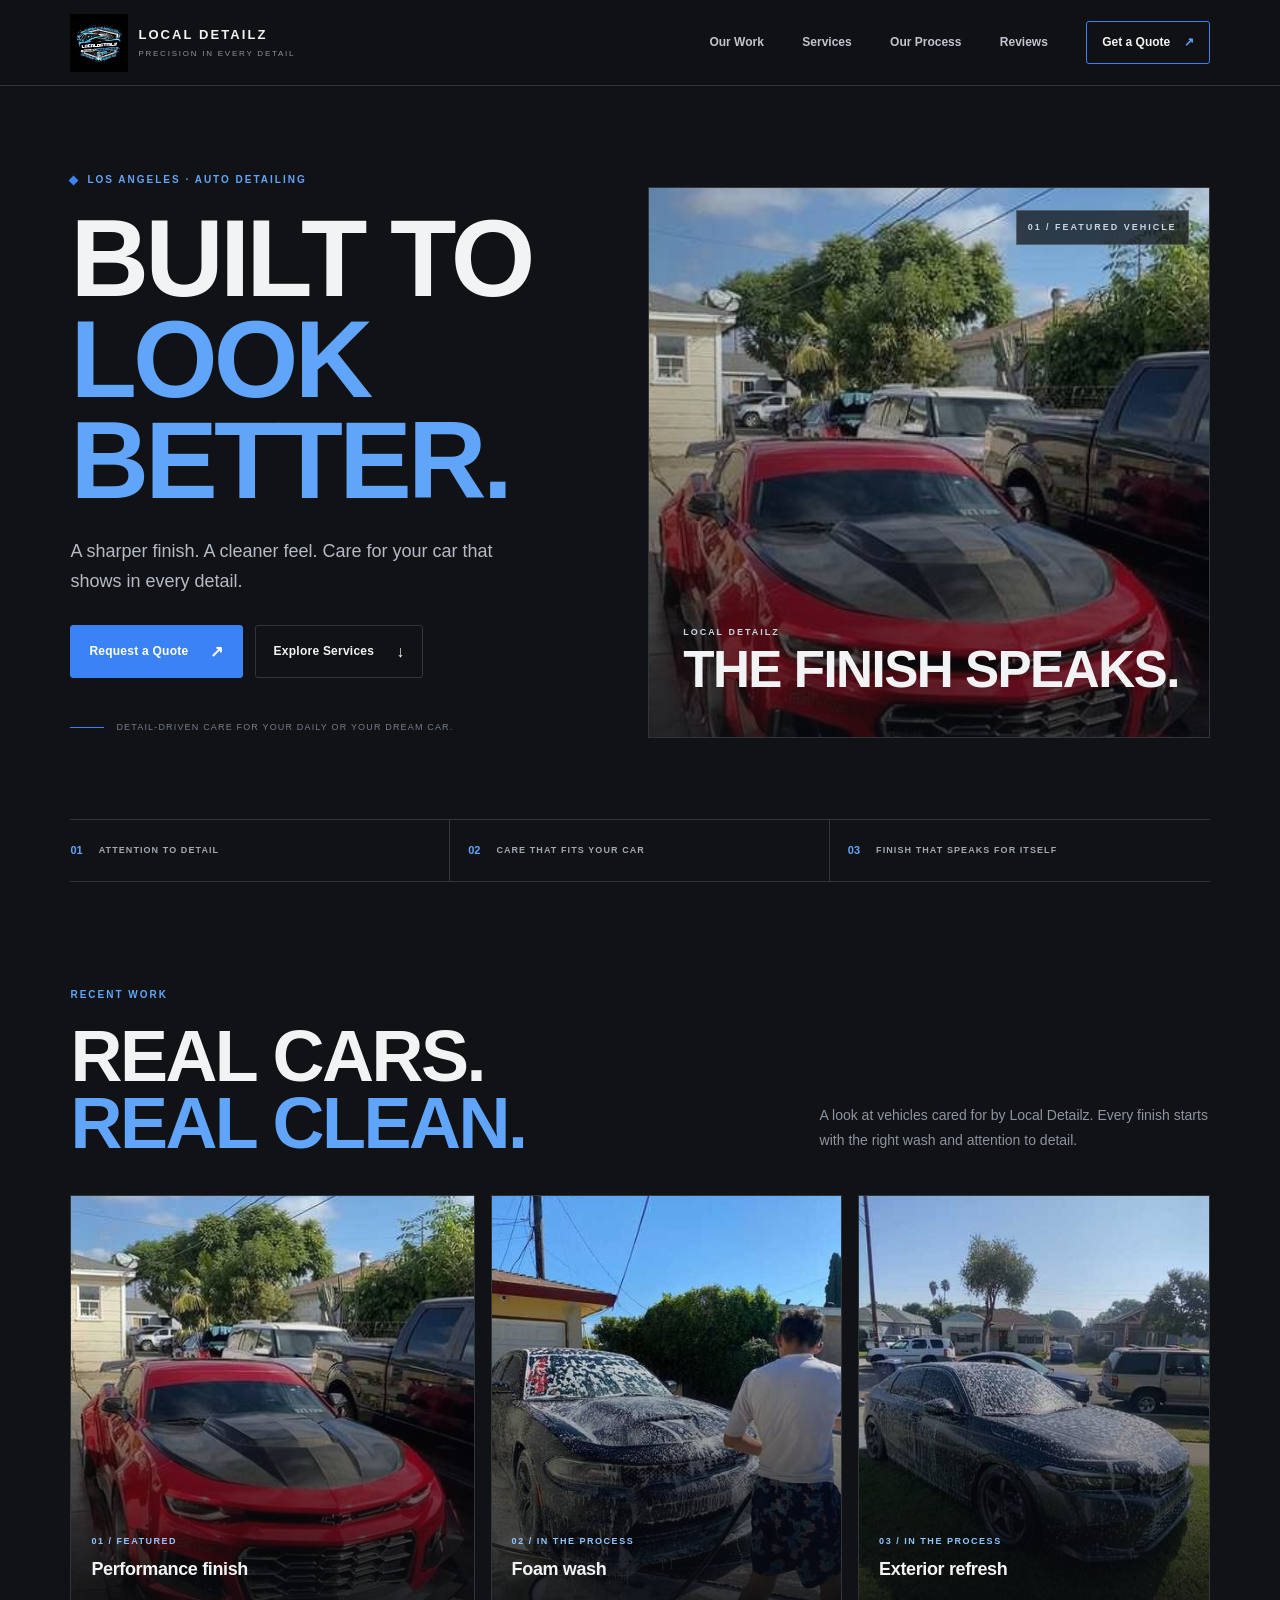
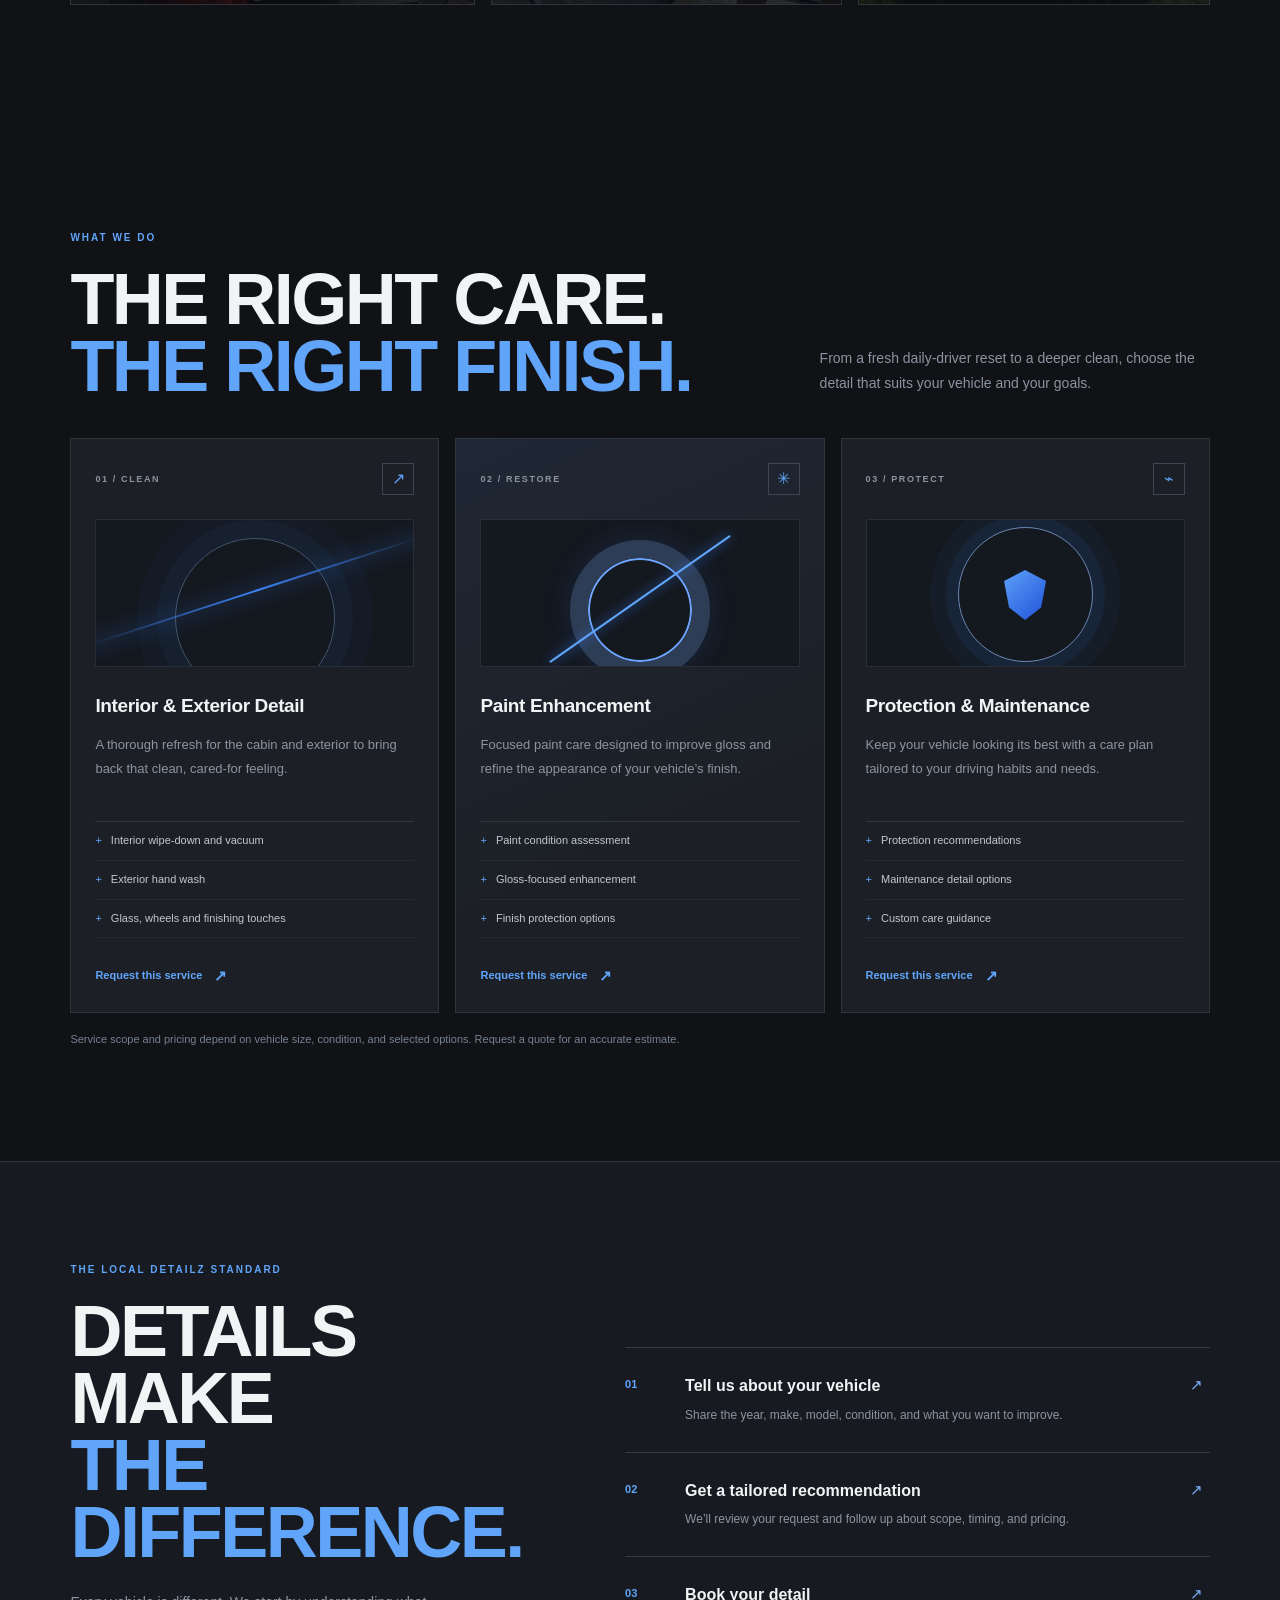
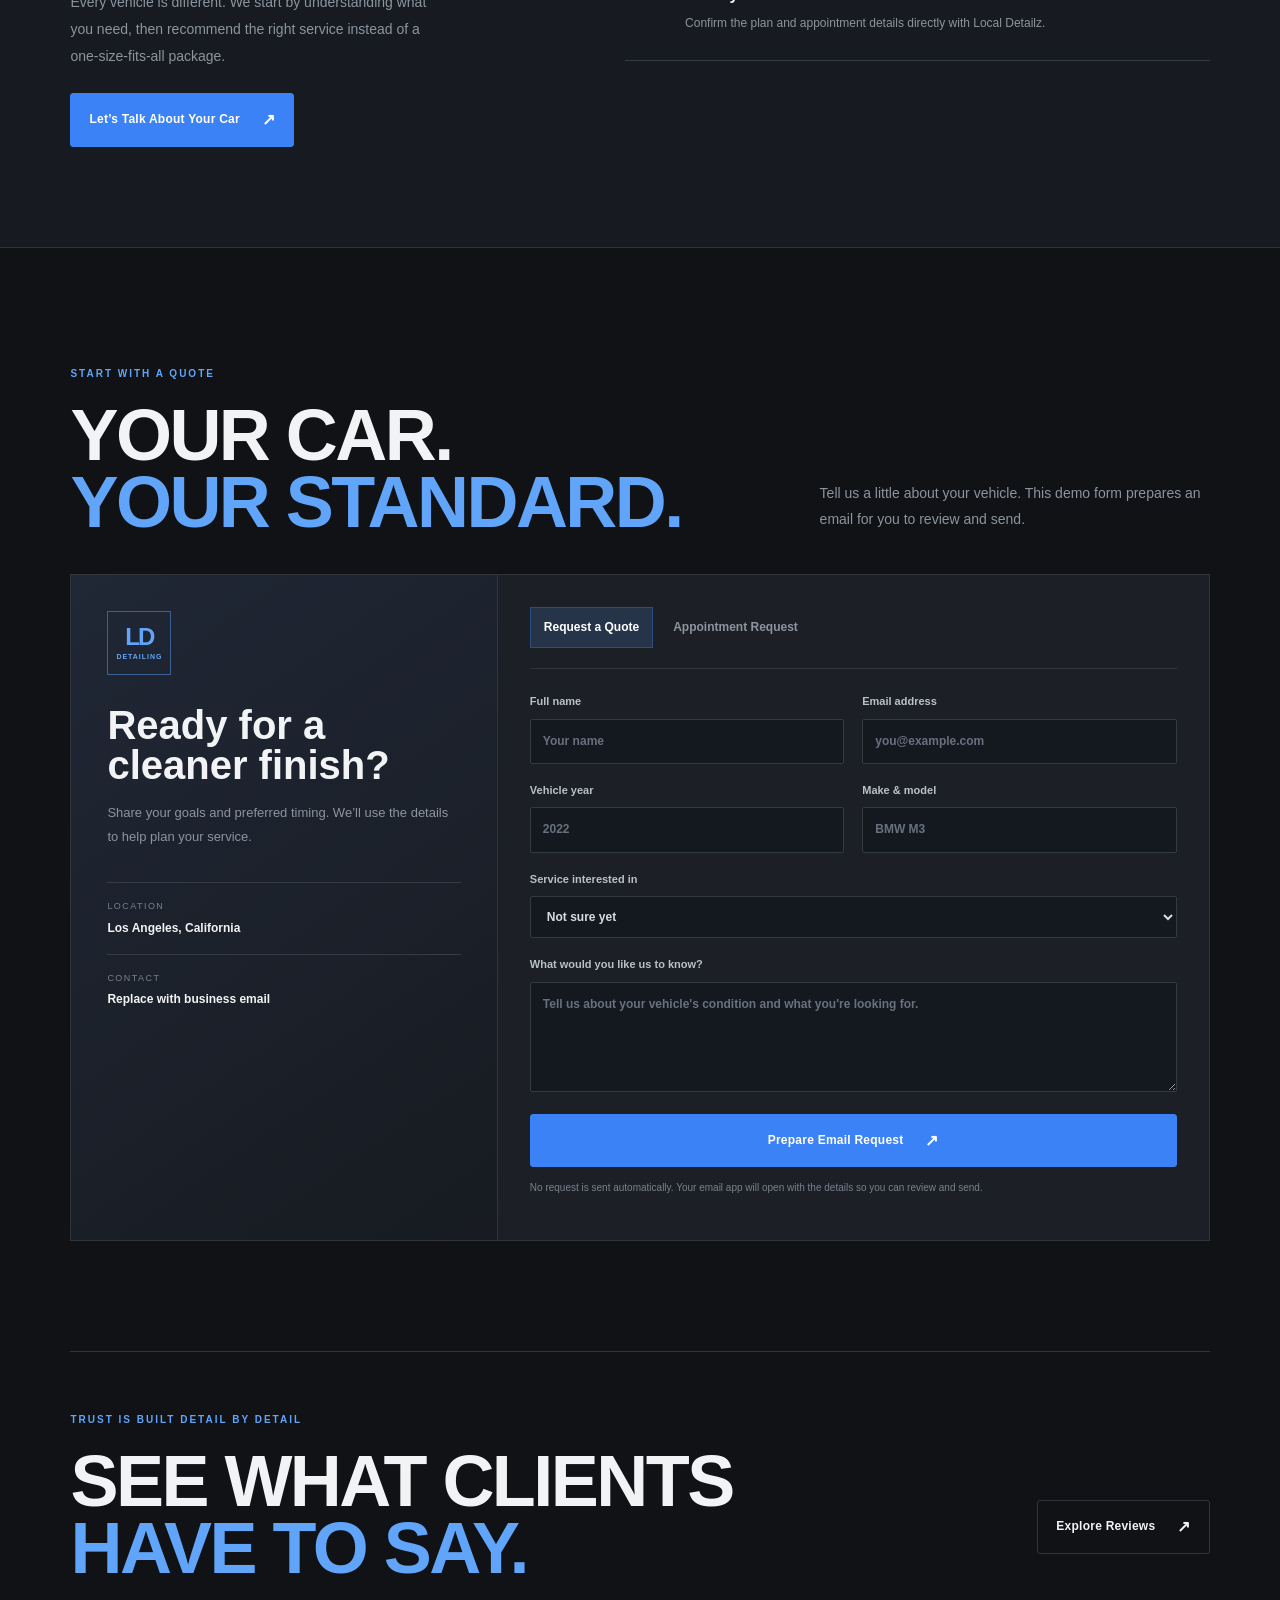
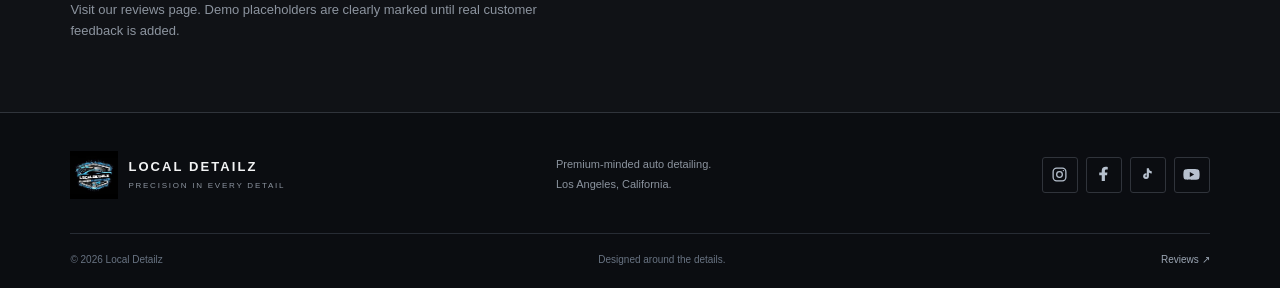
<file: index.html>
<!doctype html>
<html lang="en">
<head>
  <meta charset="utf-8">
  <meta name="viewport" content="width=device-width, initial-scale=1">
  <meta name="theme-color" content="#101216">
  <meta name="description" content="Premium auto detailing in Los Angeles. Explore Local Detailz services and request a custom quote.">
  <title>Local Detailz | Premium Auto Detailing</title>
  <link rel="icon" href="localdetailz-logo.svg" type="image/svg+xml">
  <link rel="stylesheet" href="styles.css">
</head>
<body>
  <header class="site-header">
    <a class="brand" href="index.html" aria-label="Local Detailz home">
      <img class="brand-logo" src="images/local-detailz-original-logo.jpg" alt="Local Detailz logo">
      <span class="brand-wordmark"><strong>LOCAL DETAILZ</strong><small>PRECISION IN EVERY DETAIL</small></span>
    </a>
    <button class="menu-toggle" id="menuToggle" type="button" aria-expanded="false" aria-controls="mainNav" aria-label="Open navigation"><span></span><span></span><span></span></button>
    <nav class="main-nav" id="mainNav" aria-label="Main navigation">
      <a href="#our-work">Our Work</a><a href="#services">Services</a>
      <a href="#process">Our Process</a>
      <a href="reviews.html">Reviews</a>
      <a href="#contact" class="nav-cta">Get a Quote <span aria-hidden="true">↗</span></a>
    </nav>
  </header>

  <main>
    <section class="hero section-wrap">
      <div class="hero-copy">
        <p class="eyebrow"><span class="eyebrow-dot"></span> LOS ANGELES · AUTO DETAILING</p>
        <h1>BUILT TO<br><span>LOOK BETTER.</span></h1>
        <p class="hero-sub">A sharper finish. A cleaner feel. Care for your car that shows in every detail.</p>
        <div class="hero-actions">
          <a class="button button-primary" href="#contact">Request a Quote <span aria-hidden="true">↗</span></a>
          <a class="button button-ghost" href="#services">Explore Services <span aria-hidden="true">↓</span></a>
        </div>
        <div class="hero-note"><span class="note-line"></span><span>DETAIL-DRIVEN CARE FOR YOUR DAILY OR YOUR DREAM CAR.</span></div>
      </div>
      <div class="hero-photo">
        <img src="images/camaro-detail.jpg" alt="Red performance car with a detailed hood and front end">
        <div class="photo-overlay"></div>
        <div class="photo-caption"><span>LOCAL DETAILZ</span><strong>THE FINISH SPEAKS.</strong></div>
        <span class="photo-index">01 / FEATURED VEHICLE</span>
      </div>
      <div class="hero-bottom">
        <div><strong>01</strong><span>ATTENTION TO DETAIL</span></div>
        <div><strong>02</strong><span>CARE THAT FITS YOUR CAR</span></div>
        <div><strong>03</strong><span>FINISH THAT SPEAKS FOR ITSELF</span></div>
      </div>
    </section>

    <section class="section-wrap work-section" id="our-work">
      <div class="section-heading">
        <div><p class="eyebrow">RECENT WORK</p><h2>REAL CARS.<br><span>REAL CLEAN.</span></h2></div>
        <p class="section-intro">A look at vehicles cared for by Local Detailz. Every finish starts with the right wash and attention to detail.</p>
      </div>
      <div class="work-grid">
        <figure class="work-card work-card-tall">
          <img src="images/camaro-detail.jpg" alt="Red Camaro with a dark detailed hood and front splitter" loading="lazy">
          <figcaption><span>01 / FEATURED</span><strong>Performance finish</strong></figcaption>
        </figure>
        <figure class="work-card">
          <img src="images/charger-foam-wash.jpg" alt="Dark sedan covered in foam during a hand wash" loading="lazy">
          <figcaption><span>02 / IN THE PROCESS</span><strong>Foam wash</strong></figcaption>
        </figure>
        <figure class="work-card">
          <img src="images/honda-exterior-wash.jpg" alt="Dark sedan covered in foam outdoors before rinsing" loading="lazy">
          <figcaption><span>03 / IN THE PROCESS</span><strong>Exterior refresh</strong></figcaption>
        </figure>
      </div>
    </section>

    <section class="section-wrap services-section" id="services">
      <div class="section-heading">
        <div><p class="eyebrow">WHAT WE DO</p><h2>THE RIGHT CARE.<br><span>THE RIGHT FINISH.</span></h2></div>
        <p class="section-intro">From a fresh daily-driver reset to a deeper clean, choose the detail that suits your vehicle and your goals.</p>
      </div>
      <div class="service-grid">
        <article class="service-card">
          <div class="service-top"><span class="service-number">01 / CLEAN</span><span class="service-icon">↗</span></div>
          <div class="service-visual visual-wash"><span class="visual-circle"></span><span class="visual-line"></span></div>
          <h3>Interior &amp; Exterior Detail</h3>
          <p>A thorough refresh for the cabin and exterior to bring back that clean, cared-for feeling.</p>
          <ul><li>Interior wipe-down and vacuum</li><li>Exterior hand wash</li><li>Glass, wheels and finishing touches</li></ul>
          <a class="text-link quote-service" href="#contact" data-service="Interior & Exterior Detail">Request this service <span>↗</span></a>
        </article>
        <article class="service-card service-featured">
          <div class="service-top"><span class="service-number">02 / RESTORE</span><span class="service-icon">✳</span></div>
          <div class="service-visual visual-polish"><span class="polish-disc"></span><span class="polish-shine"></span></div>
          <h3>Paint Enhancement</h3>
          <p>Focused paint care designed to improve gloss and refine the appearance of your vehicle’s finish.</p>
          <ul><li>Paint condition assessment</li><li>Gloss-focused enhancement</li><li>Finish protection options</li></ul>
          <a class="text-link quote-service" href="#contact" data-service="Paint Enhancement">Request this service <span>↗</span></a>
        </article>
        <article class="service-card">
          <div class="service-top"><span class="service-number">03 / PROTECT</span><span class="service-icon">⌁</span></div>
          <div class="service-visual visual-protect"><span class="protect-ring"></span><span class="protect-core"></span></div>
          <h3>Protection &amp; Maintenance</h3>
          <p>Keep your vehicle looking its best with a care plan tailored to your driving habits and needs.</p>
          <ul><li>Protection recommendations</li><li>Maintenance detail options</li><li>Custom care guidance</li></ul>
          <a class="text-link quote-service" href="#contact" data-service="Protection & Maintenance">Request this service <span>↗</span></a>
        </article>
      </div>
      <p class="small-note">Service scope and pricing depend on vehicle size, condition, and selected options. Request a quote for an accurate estimate.</p>
    </section>

    <section class="process-section" id="process">
      <div class="section-wrap process-inner">
        <div class="process-copy"><p class="eyebrow">THE LOCAL DETAILZ STANDARD</p><h2>DETAILS MAKE<br><span>THE DIFFERENCE.</span></h2><p>Every vehicle is different. We start by understanding what you need, then recommend the right service instead of a one-size-fits-all package.</p><a class="button button-primary" href="#contact">Let’s Talk About Your Car <span>↗</span></a></div>
        <div class="process-list">
          <div class="process-item"><span>01</span><div><h3>Tell us about your vehicle</h3><p>Share the year, make, model, condition, and what you want to improve.</p></div><span class="process-arrow">↗</span></div>
          <div class="process-item"><span>02</span><div><h3>Get a tailored recommendation</h3><p>We’ll review your request and follow up about scope, timing, and pricing.</p></div><span class="process-arrow">↗</span></div>
          <div class="process-item"><span>03</span><div><h3>Book your detail</h3><p>Confirm the plan and appointment details directly with Local Detailz.</p></div><span class="process-arrow">↗</span></div>
        </div>
      </div>
    </section>

    <section class="section-wrap contact-section" id="contact">
      <div class="section-heading">
        <div><p class="eyebrow">START WITH A QUOTE</p><h2>YOUR CAR.<br><span>YOUR STANDARD.</span></h2></div>
        <p class="section-intro">Tell us a little about your vehicle. This demo form prepares an email for you to review and send.</p>
      </div>
      <div class="contact-layout">
        <div class="contact-aside"><div class="contact-badge">LD<span>DETAILING</span></div><h3>Ready for a<br>cleaner finish?</h3><p>Share your goals and preferred timing. We’ll use the details to help plan your service.</p><div class="contact-detail"><span>LOCATION</span><strong>Los Angeles, California</strong></div><div class="contact-detail"><span>CONTACT</span><strong>Replace with business email</strong></div></div>
        <div class="form-panel">
          <div class="form-tabs" role="tablist" aria-label="Request type"><button class="form-tab active" id="quoteTab" type="button" role="tab" aria-selected="true" aria-controls="quotePanel">Request a Quote</button><button class="form-tab" id="scheduleTab" type="button" role="tab" aria-selected="false" aria-controls="schedulePanel">Appointment Request</button></div>
          <form id="quoteForm" class="request-form">
            <input type="hidden" id="requestType" value="Quote request">
            <div class="form-grid">
              <label>Full name<input id="customerName" name="name" autocomplete="name" required placeholder="Your name"></label>
              <label>Email address<input id="customerEmail" name="email" type="email" autocomplete="email" required placeholder="you@example.com"></label>
              <label>Vehicle year<input id="vehicleYear" name="year" inputmode="numeric" placeholder="2022"></label>
              <label>Make &amp; model<input id="vehicleModel" name="vehicle" placeholder="BMW M3"></label>
              <label class="full-field">Service interested in<select id="serviceSelect" name="service"><option value="Not sure yet">Not sure yet</option><option>Interior &amp; Exterior Detail</option><option>Paint Enhancement</option><option>Protection &amp; Maintenance</option><option>Other / custom request</option></select></label>
              <div id="schedulePanel" class="schedule-fields full-field" hidden>
                <label>Preferred date<input id="appointmentDate" name="date" type="date"></label>
                <label>Preferred time<select id="appointmentTime" name="time"><option value="Flexible">Flexible</option><option>Morning</option><option>Midday</option><option>Afternoon</option></select></label>
              </div>
              <label class="full-field">What would you like us to know?<textarea id="customerMessage" name="message" rows="4" placeholder="Tell us about your vehicle's condition and what you're looking for."></textarea></label>
            </div>
            <button class="button button-primary submit-button" type="submit">Prepare Email Request <span>↗</span></button>
            <p class="form-disclaimer">No request is sent automatically. Your email app will open with the details so you can review and send.</p>
            <p class="form-status" id="formStatus" role="status" aria-live="polite"></p>
          </form>
        </div>
      </div>
    </section>
    <section class="review-promo section-wrap"><div><p class="eyebrow">TRUST IS BUILT DETAIL BY DETAIL</p><h2>SEE WHAT CLIENTS<br><span>HAVE TO SAY.</span></h2><p>Visit our reviews page. Demo placeholders are clearly marked until real customer feedback is added.</p></div><a class="button button-ghost" href="reviews.html">Explore Reviews <span>↗</span></a></section>
  </main>

  <footer class="site-footer">
    <div class="footer-main"><a class="brand footer-brand" href="index.html"><img class="brand-logo" src="images/local-detailz-original-logo.jpg" alt=""><span class="brand-wordmark"><strong>LOCAL DETAILZ</strong><small>PRECISION IN EVERY DETAIL</small></span></a><p>Premium-minded auto detailing.<br>Los Angeles, California.</p><div class="social-links" aria-label="Social media"><a href="#" data-social="Instagram" aria-label="Instagram" title="Add Instagram profile URL"><svg viewBox="0 0 24 24" aria-hidden="true"><rect x="3" y="3" width="18" height="18" rx="5"></rect><circle cx="12" cy="12" r="4"></circle><circle class="solid" cx="17.5" cy="6.5" r="1"></circle></svg></a><a href="#" data-social="Facebook" aria-label="Facebook" title="Add Facebook profile URL"><svg viewBox="0 0 24 24" aria-hidden="true"><path d="M14 21v-8h3l.5-4H14V7c0-1.2.4-2 2-2h2V1.5C17.2 1.3 16.1 1.2 15 1.2c-3.3 0-5.5 2-5.5 5.6V9H6v4h3.5v8z"></path></svg></a><a href="#" data-social="TikTok" aria-label="TikTok" title="Add TikTok profile URL"><svg viewBox="0 0 24 24" aria-hidden="true"><path d="M14 3v11.2a4.1 4.1 0 1 1-3.5-4.05v3.2a1.1 1.1 0 1 0 .5.95V3h3c.2 2.5 1.6 4.1 4 4.4v3.1c-1.5-.1-2.8-.6-4-1.5"></path></svg></a><a href="#" data-social="YouTube" aria-label="YouTube" title="Add YouTube channel URL"><svg viewBox="0 0 24 24" aria-hidden="true"><path d="M23 7.1a3 3 0 0 0-2.1-2.2C19 4.4 12 4.4 12 4.4s-7 0-8.9.5A3 3 0 0 0 1 7.1 31 31 0 0 0 .5 12 31 31 0 0 0 1 16.9a3 3 0 0 0 2.1 2.2c1.9.5 8.9.5 8.9.5s7 0 8.9-.5a3 3 0 0 0 2.1-2.2 31 31 0 0 0 .5-4.9 31 31 0 0 0-.5-4.9ZM9.6 15.6V8.4l6.2 3.6Z"></path></svg></a></div></div>
    <div class="footer-bottom"><span>© <span id="year"></span> Local Detailz</span><span>Designed around the details.</span><a href="reviews.html">Reviews ↗</a></div>
  </footer>
  <script src="script.js"></script>
</body>
</html>
</file>
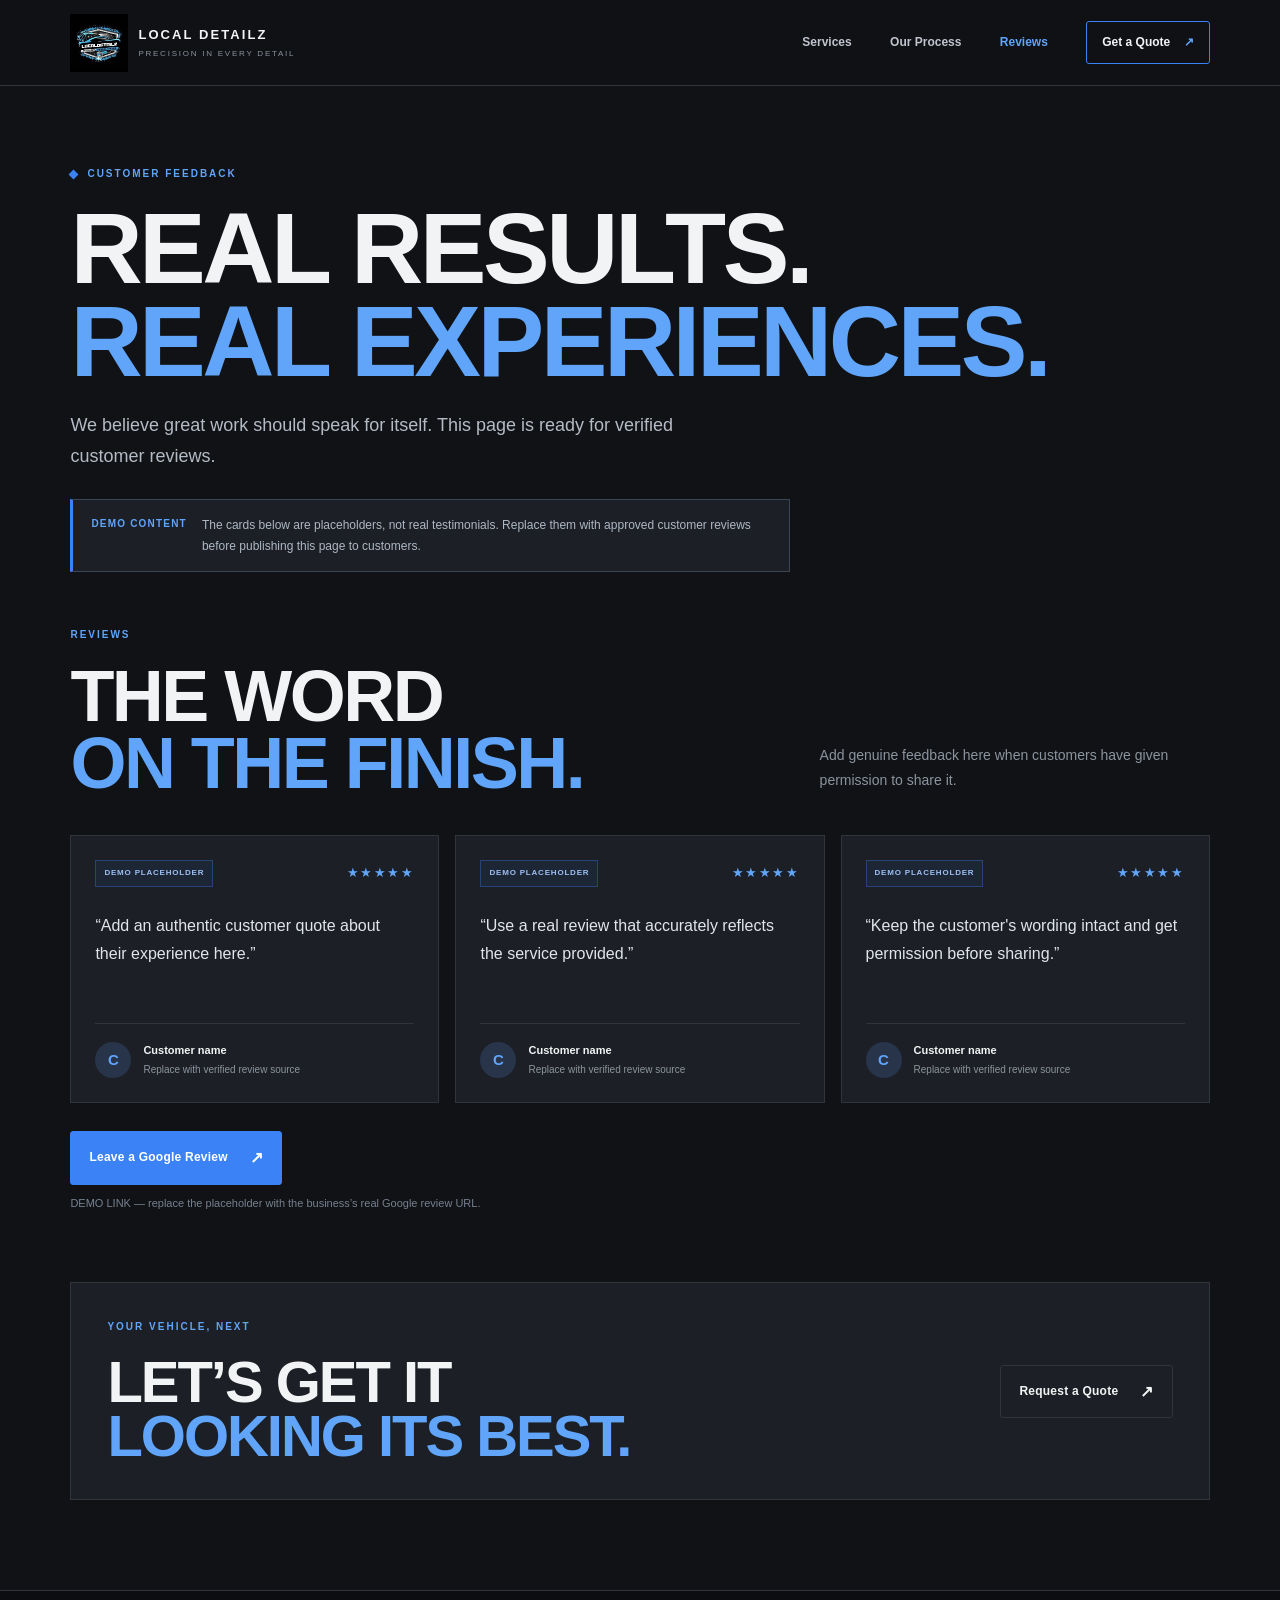
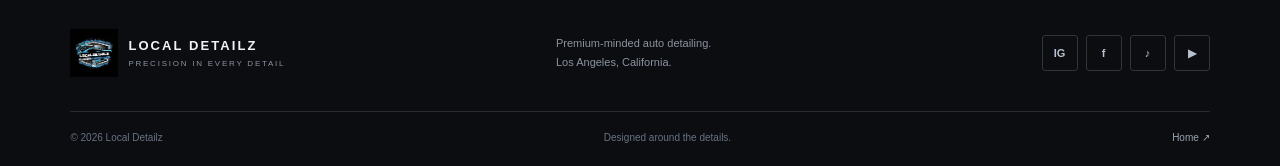
<file: reviews.html>
<!doctype html>
<html lang="en">
<head>
  <meta charset="utf-8">
  <meta name="viewport" content="width=device-width, initial-scale=1">
  <meta name="theme-color" content="#101216">
  <meta name="description" content="Reviews and customer feedback for Local Detailz auto detailing in Los Angeles.">
  <title>Reviews | Local Detailz</title>
  <link rel="icon" href="localdetailz-logo.svg" type="image/svg+xml">
  <link rel="stylesheet" href="styles.css">
</head>
<body class="reviews-page">
  <header class="site-header">
    <a class="brand" href="index.html" aria-label="Local Detailz home"><img class="brand-logo" src="images/local-detailz-original-logo.jpg" alt="Local Detailz logo"><span class="brand-wordmark"><strong>LOCAL DETAILZ</strong><small>PRECISION IN EVERY DETAIL</small></span></a>
    <button class="menu-toggle" id="menuToggle" type="button" aria-expanded="false" aria-controls="mainNav" aria-label="Open navigation"><span></span><span></span><span></span></button>
    <nav class="main-nav" id="mainNav" aria-label="Main navigation"><a href="index.html#services">Services</a><a href="index.html#process">Our Process</a><a href="reviews.html" aria-current="page">Reviews</a><a href="index.html#contact" class="nav-cta">Get a Quote <span aria-hidden="true">↗</span></a></nav>
  </header>
  <main>
    <section class="reviews-hero section-wrap">
      <p class="eyebrow"><span class="eyebrow-dot"></span> CUSTOMER FEEDBACK</p>
      <h1>REAL RESULTS.<br><span>REAL EXPERIENCES.</span></h1>
      <p class="hero-sub">We believe great work should speak for itself. This page is ready for verified customer reviews.</p>
      <div class="demo-notice"><strong>DEMO CONTENT</strong><span>The cards below are placeholders, not real testimonials. Replace them with approved customer reviews before publishing this page to customers.</span></div>
    </section>
    <section class="section-wrap reviews-content">
      <div class="section-heading"><div><p class="eyebrow">REVIEWS</p><h2>THE WORD<br><span>ON THE FINISH.</span></h2></div><p class="section-intro">Add genuine feedback here when customers have given permission to share it.</p></div>
      <div class="review-grid">
        <article class="review-card"><div class="review-card-top"><span class="demo-pill">DEMO PLACEHOLDER</span><span class="review-stars" aria-label="Rating placeholder">★★★★★</span></div><p class="review-quote">“Add an authentic customer quote about their experience here.”</p><div class="review-author"><span class="review-avatar">C</span><div><strong>Customer name</strong><small>Replace with verified review source</small></div></div></article>
        <article class="review-card"><div class="review-card-top"><span class="demo-pill">DEMO PLACEHOLDER</span><span class="review-stars" aria-label="Rating placeholder">★★★★★</span></div><p class="review-quote">“Use a real review that accurately reflects the service provided.”</p><div class="review-author"><span class="review-avatar">C</span><div><strong>Customer name</strong><small>Replace with verified review source</small></div></div></article>
        <article class="review-card"><div class="review-card-top"><span class="demo-pill">DEMO PLACEHOLDER</span><span class="review-stars" aria-label="Rating placeholder">★★★★★</span></div><p class="review-quote">“Keep the customer's wording intact and get permission before sharing.”</p><div class="review-author"><span class="review-avatar">C</span><div><strong>Customer name</strong><small>Replace with verified review source</small></div></div></article>
      </div>
      <div class="review-actions"><a class="button button-primary" href="#google-review" id="googleReviewLink">Leave a Google Review <span>↗</span></a><p id="googleReviewNote" class="small-note">DEMO LINK — replace the placeholder with the business’s real Google review URL.</p></div>
      <div class="review-cta"><div><p class="eyebrow">YOUR VEHICLE, NEXT</p><h2>LET’S GET IT<br><span>LOOKING ITS BEST.</span></h2></div><a class="button button-ghost" href="index.html#contact">Request a Quote <span>↗</span></a></div>
    </section>
  </main>
  <footer class="site-footer"><div class="footer-main"><a class="brand footer-brand" href="index.html"><img class="brand-logo" src="images/local-detailz-original-logo.jpg" alt=""><span class="brand-wordmark"><strong>LOCAL DETAILZ</strong><small>PRECISION IN EVERY DETAIL</small></span></a><p>Premium-minded auto detailing.<br>Los Angeles, California.</p><div class="social-links" aria-label="Social media"><a href="#" data-social="Instagram" aria-label="Instagram" title="Add Instagram profile URL"><span class="social-letter">IG</span></a><a href="#" data-social="Facebook" aria-label="Facebook" title="Add Facebook profile URL"><span class="social-letter">f</span></a><a href="#" data-social="TikTok" aria-label="TikTok" title="Add TikTok profile URL"><span class="social-letter">♪</span></a><a href="#" data-social="YouTube" aria-label="YouTube" title="Add YouTube channel URL"><span class="social-letter">▶</span></a></div></div><div class="footer-bottom"><span>© <span id="year"></span> Local Detailz</span><span>Designed around the details.</span><a href="index.html">Home ↗</a></div></footer>
  <script src="script.js"></script>
</body>
</html>
</file>
<file: styles.css>
:root{
  --bg:#101216;--panel:#1c2026;--panel-2:#222730;--text:#f2f3f4;--muted:#8c949f;
  --blue:#3b82f6;--blue-bright:#60a5fa;--border:#30343b;--font-head:"Arial Narrow","Roboto Condensed",Impact,sans-serif;
  --font-body:Inter,-apple-system,BlinkMacSystemFont,"Segoe UI",Arial,sans-serif;
}
*{box-sizing:border-box}
html{scroll-behavior:smooth;scroll-padding-top:90px}
body{margin:0;background:var(--bg);color:var(--text);font:15px/1.6 var(--font-body)}
a{color:inherit;text-decoration:none}
button,input,select,textarea{font:inherit}
button,a{-webkit-tap-highlight-color:transparent}
button:focus-visible,a:focus-visible,input:focus-visible,select:focus-visible,textarea:focus-visible{outline:2px solid var(--blue-bright);outline-offset:4px}
img{max-width:100%}
.site-header{height:86px;padding:0 clamp(20px,5.5vw,84px);display:flex;align-items:center;justify-content:space-between;gap:28px;border-bottom:1px solid var(--border);background:rgba(16,18,22,.94);position:sticky;top:0;z-index:20;backdrop-filter:blur(16px)}
.brand{display:flex;align-items:center;gap:12px;min-width:0}
.brand-logo{display:block;width:48px;height:48px;object-fit:contain;flex:none}
.brand-wordmark{display:flex;flex-direction:column;line-height:1.2;letter-spacing:.1em}
.brand-wordmark strong{font-size:14px;font-weight:850;letter-spacing:.16em}
.brand-wordmark small{font-size:8px;letter-spacing:.22em;color:var(--muted);margin-top:6px}
.main-nav{display:flex;align-items:center;gap:clamp(20px,3vw,42px)}
.main-nav>a{font-size:12px;color:#c0c5cd;font-weight:650;transition:color .2s}
.main-nav>a:hover,.main-nav>a[aria-current=page]{color:var(--blue-bright)}
.main-nav .nav-cta{border:1px solid #3b82f6;padding:11px 15px;color:var(--text);border-radius:3px}
.main-nav .nav-cta span{color:var(--blue-bright);margin-left:10px}
.menu-toggle{display:none;background:transparent;border:1px solid var(--border);width:44px;height:42px;padding:11px;cursor:pointer;border-radius:3px}
.menu-toggle span{display:block;height:2px;background:var(--text);margin:4px 0;transition:transform .2s}
.section-wrap{width:min(1240px,calc(100% - 2*clamp(20px,5.5vw,84px)));margin-inline:auto}
.hero{padding-top:76px;display:grid;grid-template-columns:1fr 1.04fr;gap:38px;align-items:center;position:relative}
.hero-copy{padding:10px 0 28px}
.eyebrow{font-size:10px;letter-spacing:.2em;font-weight:800;color:var(--blue-bright);margin:0 0 20px;display:flex;align-items:center;gap:10px}
.eyebrow-dot{width:7px;height:7px;background:var(--blue);display:inline-block;transform:rotate(45deg)}
h1,h2,h3,p{margin-top:0}
h1,h2{font-family:var(--font-head);font-weight:900;letter-spacing:-.035em;line-height:.93}
.hero h1{font-size:clamp(58px,8.5vw,118px);margin:0 0 24px}
h1 span,h2 span{color:var(--blue-bright)}
.hero-sub{font-size:clamp(15px,1.5vw,18px);color:#b5bbc4;max-width:460px;line-height:1.7;margin-bottom:28px}
.hero-actions{display:flex;gap:12px;flex-wrap:wrap}
.button{display:inline-flex;justify-content:center;align-items:center;gap:22px;min-height:48px;padding:13px 18px;border:1px solid var(--border);font-size:12px;font-weight:800;letter-spacing:.02em;border-radius:3px;transition:transform .2s,border-color .2s,background .2s;cursor:pointer}
.button:hover{transform:translateY(-2px);border-color:var(--blue)}
.button span{font-size:16px}
.button-primary{background:var(--blue);border-color:var(--blue);color:white}
.button-primary:hover{background:#2563eb}
.button-ghost{background:transparent;color:var(--text)}
.hero-note{display:flex;align-items:center;gap:12px;color:#747e8b;font-size:9px;letter-spacing:.13em;margin-top:42px}
.note-line{width:34px;height:1px;background:var(--blue)}
.hero-art{height:420px;min-width:0;position:relative;overflow:hidden;background:linear-gradient(135deg,#171b22,#0c0e12);border:1px solid #282e38}
.art-grid{position:absolute;inset:0;background-image:linear-gradient(#ffffff08 1px,transparent 1px),linear-gradient(90deg,#ffffff08 1px,transparent 1px);background-size:36px 36px;mask-image:linear-gradient(to bottom,black,transparent)}
.art-glow{position:absolute;width:350px;height:200px;right:5%;top:25%;background:#2563eb2c;filter:blur(60px);border-radius:50%}
.car-line{position:absolute;width:110%;max-width:none;left:-5%;top:24%;filter:drop-shadow(0 15px 25px #0008)}
.art-label{position:absolute;font-size:9px;letter-spacing:.2em;color:#98a4b4;font-weight:800}
.art-label-top{top:24px;left:24px}.art-label-bottom{bottom:24px;left:24px}
.art-index{position:absolute;right:24px;bottom:24px;color:#6e7887;font-size:10px;letter-spacing:.15em}
.hero-bottom{grid-column:1/-1;display:grid;grid-template-columns:repeat(3,1fr);border-top:1px solid var(--border);border-bottom:1px solid var(--border);margin-top:18px}
.hero-bottom>div{display:flex;align-items:center;gap:16px;padding:22px 18px;border-right:1px solid var(--border)}
.hero-bottom>div:first-child{padding-left:0}.hero-bottom>div:last-child{border:0}
.hero-bottom strong{font-size:11px;color:var(--blue-bright)}.hero-bottom span{font-size:9px;letter-spacing:.12em;color:#a1a8b2;font-weight:750}
.services-section{padding-top:120px;padding-bottom:112px}
.section-heading{display:flex;justify-content:space-between;align-items:flex-end;gap:32px;margin-bottom:38px}
.section-heading h2,.process-copy h2,.review-promo h2,.review-cta h2{font-size:clamp(42px,5.8vw,72px);margin:0}
.section-intro{max-width:390px;color:var(--muted);font-size:14px;line-height:1.8;margin:0 0 4px}
.service-grid{display:grid;grid-template-columns:repeat(3,minmax(0,1fr));gap:16px}
.service-card{padding:24px;background:var(--panel);border:1px solid var(--border);min-width:0;transition:border-color .2s,transform .2s}
.service-card:hover{border-color:#465b7a;transform:translateY(-3px)}
.service-featured{background:linear-gradient(155deg,#202735,#1c2026 65%)}
.service-top{display:flex;justify-content:space-between;align-items:center}
.service-number{font-size:9px;letter-spacing:.18em;color:var(--muted);font-weight:800}
.service-icon{width:32px;height:32px;border:1px solid #3c4655;display:grid;place-items:center;color:var(--blue-bright);font-size:16px}
.service-visual{height:148px;position:relative;overflow:hidden;margin:24px 0;background:#14181f;border:1px solid #282e37}
.visual-circle{position:absolute;width:160px;height:160px;border:1px solid #43556e;border-radius:50%;left:calc(50% - 80px);top:18px;box-shadow:0 0 0 18px #3b82f60b,0 0 0 38px #3b82f608}
.visual-line{position:absolute;width:120%;height:2px;background:linear-gradient(90deg,transparent,var(--blue),transparent);top:70px;left:-10%;transform:rotate(-18deg);box-shadow:0 0 20px #3b82f6}
.polish-disc{position:absolute;width:140px;height:140px;border-radius:50%;border:18px solid #2d3d55;left:calc(50% - 70px);top:20px;box-shadow:inset 0 0 0 2px #6ea5ff,0 0 30px #3b82f622}
.polish-shine{position:absolute;width:220px;height:2px;top:78px;left:calc(50% - 110px);background:var(--blue-bright);transform:rotate(-35deg);box-shadow:0 0 12px #3b82f6}
.protect-ring{position:absolute;width:135px;height:135px;border-radius:50%;border:1px solid #6b89b6;left:calc(50% - 67px);top:7px;box-shadow:0 0 0 12px #3b82f612,0 0 0 28px #3b82f60b}
.protect-core{position:absolute;width:50px;height:50px;left:calc(50% - 25px);top:50px;background:linear-gradient(135deg,#60a5fa,#1d4ed8);clip-path:polygon(50% 0,92% 22%,82% 75%,50% 100%,18% 75%,8% 22%)}
.service-card h3{font-size:19px;margin:0 0 12px;letter-spacing:-.02em}
.service-card p{color:var(--muted);font-size:13px;line-height:1.8;min-height:70px;margin-bottom:18px}
.service-card ul{list-style:none;padding:0;margin:0 0 24px;border-top:1px solid var(--border)}
.service-card li{font-size:11px;color:#c2c7cf;padding:10px 0;border-bottom:1px solid #30343b80}
.service-card li:before{content:"+";color:var(--blue-bright);margin-right:9px}
.text-link{display:inline-flex;align-items:center;gap:12px;font-size:11px;font-weight:800;color:var(--blue-bright)}
.text-link span{font-size:15px}
.small-note{font-size:11px;color:#77818f;margin:18px 0 0}
.process-section{background:#171b21;border-top:1px solid var(--border);border-bottom:1px solid var(--border);padding:100px 0}
.process-inner{display:grid;grid-template-columns:.8fr 1.2fr;gap:clamp(40px,8vw,120px);align-items:center}
.process-copy>p:not(.eyebrow){color:var(--muted);max-width:360px;line-height:1.9;font-size:14px;margin:24px 0}
.process-list{border-top:1px solid #363c46}
.process-item{display:grid;grid-template-columns:42px 1fr 20px;gap:18px;padding:25px 0;border-bottom:1px solid #363c46;align-items:start}
.process-item>span:first-child{font-size:11px;color:var(--blue-bright);font-weight:800;padding-top:3px}
.process-item h3{font-size:16px;margin:0 0 6px}
.process-item p{font-size:12px;color:var(--muted);margin:0;line-height:1.8}
.process-arrow{color:#7dafff}
.contact-section{padding-top:118px;padding-bottom:110px}
.contact-layout{display:grid;grid-template-columns:.75fr 1.25fr;border:1px solid var(--border);background:var(--panel)}
.contact-aside{padding:36px;background:linear-gradient(145deg,#202735,#171b21);border-right:1px solid var(--border)}
.contact-badge{width:64px;height:64px;border:1px solid #3d6093;display:flex;align-items:center;justify-content:center;color:var(--blue-bright);font-size:24px;font-weight:900;letter-spacing:-.08em;margin-bottom:30px;flex-direction:column;line-height:1}
.contact-badge span{font-size:7px;letter-spacing:.14em;margin-top:4px}
.contact-aside h3{font-family:var(--font-head);font-size:40px;line-height:1;margin-bottom:16px}
.contact-aside>p{font-size:13px;color:var(--muted);line-height:1.9;margin-bottom:32px}
.contact-detail{border-top:1px solid #363c46;padding:16px 0;display:flex;flex-direction:column;gap:5px}
.contact-detail span{font-size:9px;letter-spacing:.16em;color:#77818f}
.contact-detail strong{font-size:12px;font-weight:650}
.form-panel{padding:32px}
.form-tabs{display:flex;gap:6px;padding-bottom:20px;border-bottom:1px solid var(--border);margin-bottom:24px}
.form-tab{border:1px solid transparent;background:transparent;color:var(--muted);padding:10px 13px;font-size:12px;font-weight:750;cursor:pointer}
.form-tab.active{color:white;background:#26344a;border-color:#3b82f655}
.form-grid{display:grid;grid-template-columns:repeat(2,minmax(0,1fr));gap:18px}
.form-grid label{font-size:11px;color:#b9c0ca;font-weight:700;display:flex;flex-direction:column;gap:8px;min-width:0}
.full-field{grid-column:1/-1}
input,select,textarea{width:100%;background:#14181f;border:1px solid #343a44;color:var(--text);border-radius:2px;padding:12px;font-size:12px;min-width:0}
input::placeholder,textarea::placeholder{color:#67717f}
select{color:#d7dce3}textarea{resize:vertical;min-height:110px}
.schedule-fields{display:grid;grid-template-columns:repeat(2,minmax(0,1fr));gap:18px}
.schedule-fields[hidden]{display:none}
.submit-button{width:100%;margin-top:22px}
.form-disclaimer,.form-status{font-size:10px;color:#77818f;line-height:1.7;margin:12px 0 0}
.form-status{color:var(--blue-bright)}
.review-promo{border-top:1px solid var(--border);padding-top:60px;padding-bottom:70px;display:flex;justify-content:space-between;align-items:center;gap:30px}
.review-promo>div>p:not(.eyebrow){color:var(--muted);font-size:13px;max-width:500px;margin:18px 0 0}
.site-footer{background:#0b0d11;border-top:1px solid var(--border);padding:38px clamp(20px,5.5vw,84px) 20px}
.footer-main{display:grid;grid-template-columns:1fr 1fr auto;gap:28px;align-items:center;padding-bottom:34px}
.footer-brand .brand-logo{width:42px;height:42px}
.footer-main>p{font-size:11px;line-height:1.8;color:var(--muted);margin:0}
.social-links{display:flex;gap:8px}
.social-links a{width:36px;height:36px;border:1px solid var(--border);display:grid;place-items:center;color:#b7c1ce;border-radius:3px;transition:border-color .2s,color .2s}
.social-links a:hover{border-color:var(--blue);color:var(--blue-bright)}
.social-links svg{width:17px;height:17px;fill:none;stroke:currentColor;stroke-width:1.8;stroke-linecap:round;stroke-linejoin:round}
.social-links svg path{fill:currentColor;stroke:none}.social-links svg .solid{fill:currentColor;stroke:none}
.social-letter{font-size:11px;font-weight:850}
.footer-bottom{border-top:1px solid #272c34;padding-top:18px;display:flex;justify-content:space-between;gap:15px;font-size:10px;color:#687382}
.footer-bottom a{color:#9ba5b3}.footer-bottom a:hover{color:var(--blue-bright)}
/* Reviews page */
.reviews-hero{padding-top:80px;padding-bottom:55px}
.reviews-hero h1{font-size:clamp(52px,8vw,100px);margin:0 0 22px}
.reviews-hero .hero-sub{max-width:650px}
.demo-notice{display:flex;gap:15px;align-items:flex-start;padding:15px 18px;background:#1c2026;border:1px solid #3a4555;border-left:3px solid var(--blue);max-width:720px;font-size:12px;color:#aeb7c4;line-height:1.7}
.demo-notice strong{color:var(--blue-bright);font-size:10px;letter-spacing:.12em;white-space:nowrap}
.reviews-content{padding-bottom:90px}
.review-grid{display:grid;grid-template-columns:repeat(3,minmax(0,1fr));gap:16px}
.review-card{padding:24px;background:var(--panel);border:1px solid var(--border);min-width:0}
.review-card-top{display:flex;flex-wrap:wrap;justify-content:space-between;gap:10px;align-items:center}
.demo-pill{font-size:8px;letter-spacing:.1em;font-weight:850;color:#9ebff4;border:1px solid #3b82f655;background:#3b82f610;padding:6px 8px}
.review-stars{letter-spacing:.12em;color:var(--blue-bright);font-size:13px}
.review-quote{font-size:16px;line-height:1.8;margin:25px 0;min-height:86px;color:#e1e5eb}
.review-author{display:flex;gap:12px;align-items:center;border-top:1px solid var(--border);padding-top:18px}
.review-avatar{width:36px;height:36px;border-radius:50%;display:grid;place-items:center;background:#27344a;color:var(--blue-bright);font-weight:800}
.review-author div{display:flex;flex-direction:column;gap:3px}
.review-author strong{font-size:11px}.review-author small{font-size:10px;color:var(--muted)}
.review-actions{margin:28px 0 70px}
.review-actions .small-note{margin-top:10px}
.review-cta{padding:36px;background:var(--panel);border:1px solid var(--border);display:flex;justify-content:space-between;align-items:center;gap:25px}
.review-cta h2{font-size:clamp(38px,5vw,58px)}
@media(max-width:900px){
 .hero{grid-template-columns:1fr 1fr;gap:22px}.hero-art{height:360px}.hero h1{font-size:clamp(56px,8vw,88px)}
 .service-card{padding:18px}.process-inner{gap:40px}.contact-aside{padding:26px}.form-panel{padding:24px}
}
@media(max-width:720px){
 .site-header{height:74px;padding-inline:20px}.brand-logo{width:42px;height:42px}.brand-wordmark strong{font-size:12px}.brand-wordmark small{font-size:7px}
 .menu-toggle{display:block;flex:none}.main-nav{display:none;position:absolute;left:0;right:0;top:73px;background:#15191f;border-bottom:1px solid var(--border);padding:18px 20px 22px;align-items:stretch;gap:0;flex-direction:column}
 .main-nav.open{display:flex}.main-nav>a{padding:14px 2px;border-bottom:1px solid #2b3038}.main-nav .nav-cta{margin-top:12px;text-align:center;border:1px solid var(--blue);padding:13px}
 .menu-toggle[aria-expanded=true] span:first-child{transform:translateY(6px) rotate(45deg)}.menu-toggle[aria-expanded=true] span:nth-child(2){opacity:0}.menu-toggle[aria-expanded=true] span:last-child{transform:translateY(-6px) rotate(-45deg)}
 .section-wrap{width:calc(100% - 40px)}.hero{padding-top:48px;grid-template-columns:1fr;gap:28px}.hero-copy{padding-bottom:0}.hero h1{font-size:clamp(62px,16vw,92px)}.hero-art{height:290px}.car-line{top:22%}
 .hero-bottom{grid-template-columns:1fr;margin-top:0}.hero-bottom>div,.hero-bottom>div:first-child{padding:15px 0;border-right:0;border-bottom:1px solid var(--border)}.hero-bottom>div:last-child{border-bottom:0}
 .services-section,.contact-section{padding-top:78px;padding-bottom:75px}.section-heading{display:block;margin-bottom:28px}.section-heading h2,.process-copy h2,.review-promo h2{font-size:clamp(42px,12vw,62px)}.section-intro{margin-top:20px}
 .service-grid{grid-template-columns:1fr}.service-card p{min-height:0}.service-visual{height:130px}
 .process-section{padding:72px 0}.process-inner{grid-template-columns:1fr;gap:38px}.process-copy>p:not(.eyebrow){max-width:520px}
 .contact-layout{grid-template-columns:1fr}.contact-aside{border-right:0;border-bottom:1px solid var(--border)}.contact-aside h3{font-size:34px}.form-panel{padding:20px}
 .review-promo{padding-top:42px;padding-bottom:48px;align-items:flex-start;flex-direction:column}.footer-main{grid-template-columns:1fr;gap:20px;align-items:start}.footer-bottom{flex-wrap:wrap}.reviews-hero{padding-top:56px}.reviews-hero h1{font-size:clamp(52px,13vw,76px)}
 .review-grid{grid-template-columns:1fr}.review-quote{min-height:0}.review-cta{align-items:flex-start;flex-direction:column}.review-cta h2{font-size:clamp(38px,10vw,54px)}
}
@media(max-width:420px){.form-grid,.schedule-fields{grid-template-columns:1fr}.full-field{grid-column:auto}.hero-actions .button{flex:1}.button{gap:12px;padding-inline:13px}.form-tabs{gap:0}.form-tab{padding:10px 8px;font-size:11px}}


/* Real Local Detailz photography and clean vector branding */
.brand-logo{width:clamp(74px,8vw,108px);height:54px;object-fit:contain;image-rendering:auto}
.brand{gap:10px}
.brand-wordmark strong{font-size:13px}
.hero-photo{height:clamp(360px,43vw,560px);min-width:0;position:relative;overflow:hidden;background:#151a22;border:1px solid #30343b}
.hero-photo>img{width:100%;height:100%;display:block;object-fit:cover;object-position:center 42%;filter:saturate(.94);transform:scale(1.015)}
.photo-overlay{position:absolute;inset:0;background:linear-gradient(180deg,#080b1010 25%,#080b10aa 100%),linear-gradient(90deg,#10121620,#10121600 55%)}
.photo-caption{position:absolute;left:clamp(18px,3vw,34px);bottom:clamp(24px,4vw,42px);display:flex;flex-direction:column;gap:7px}
.photo-caption span,.photo-index{font-size:9px;letter-spacing:.22em;color:#cbd5e1;font-weight:800}
.photo-caption strong{font-family:var(--font-head);font-size:clamp(30px,4vw,52px);line-height:.95;letter-spacing:-.03em}
.photo-index{position:absolute;right:20px;top:22px;background:#101216b8;border:1px solid #ffffff30;padding:9px 11px}
.work-section{padding-top:105px;padding-bottom:105px}
.work-grid{display:grid;grid-template-columns:1.15fr 1fr 1fr;gap:16px;align-items:stretch}
.work-card{margin:0;min-width:0;position:relative;overflow:hidden;background:#1c2026;border:1px solid var(--border);min-height:300px}
.work-card-tall{min-height:410px}
.work-card img{width:100%;height:100%;position:absolute;inset:0;display:block;object-fit:cover;transition:transform .5s ease}
.work-card:hover img{transform:scale(1.035)}
.work-card:after{content:"";position:absolute;inset:30% 0 0;background:linear-gradient(180deg,transparent,#080a0edb)}
.work-card figcaption{position:absolute;z-index:1;left:20px;right:20px;bottom:20px;display:flex;flex-direction:column;gap:7px}
.work-card figcaption span{font-size:9px;letter-spacing:.17em;color:#93c5fd;font-weight:800}
.work-card figcaption strong{font-size:18px;letter-spacing:-.02em}
.service-visual{overflow:hidden}
@media(max-width:760px){
  .hero{grid-template-columns:1fr;gap:26px;padding-top:44px}
  .hero-photo{height:min(112vw,520px);grid-row:1}
  .hero-copy{grid-row:2}
  .hero-bottom{grid-template-columns:1fr;margin-top:8px}
  .hero-bottom>div{padding:14px 0;border-right:0;border-bottom:1px solid var(--border)}
  .hero-bottom>div:last-child{border-bottom:0}
  .work-section{padding-top:70px;padding-bottom:70px}
  .work-grid{grid-template-columns:1fr 1fr;gap:10px}
  .work-card,.work-card-tall{min-height:280px}
  .work-card:first-child{grid-column:1/-1;min-height:390px}
  .work-card figcaption{left:14px;right:14px;bottom:14px}
  .brand-logo{width:78px;height:48px}
  .brand-wordmark small{font-size:7px;letter-spacing:.13em}
}
@media(max-width:420px){
  .work-grid{grid-template-columns:1fr}
  .work-card:first-child,.work-card,.work-card-tall{grid-column:auto;min-height:330px}
  .photo-index{font-size:8px;right:10px;top:10px}
}

/* Use the exact original logo supplied by the business; size without stretching. */
.brand-logo{width:58px;height:58px;object-fit:contain;object-position:center;image-rendering:auto;flex:none}
.footer-brand .brand-logo{width:48px;height:48px}
@media(max-width:720px){.brand-logo{width:48px;height:48px}.footer-brand .brand-logo{width:42px;height:42px}}
</file>
